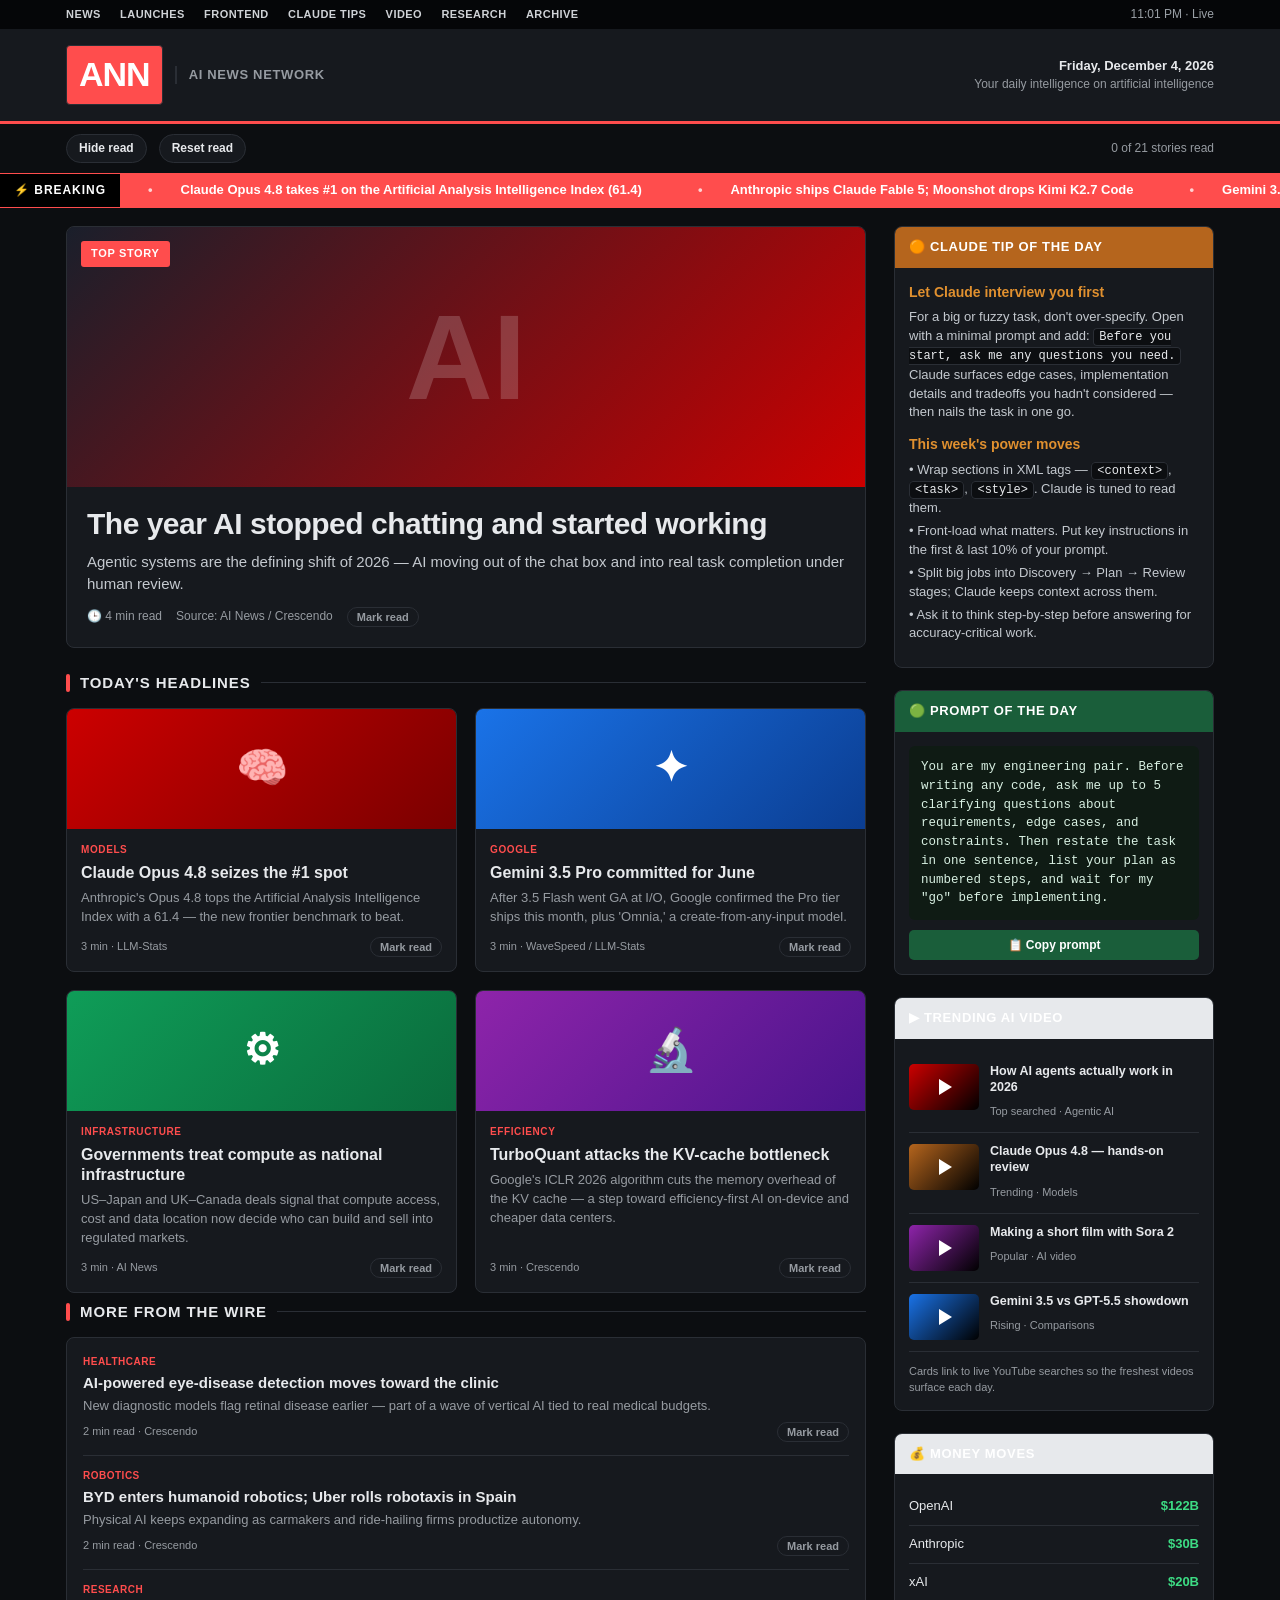
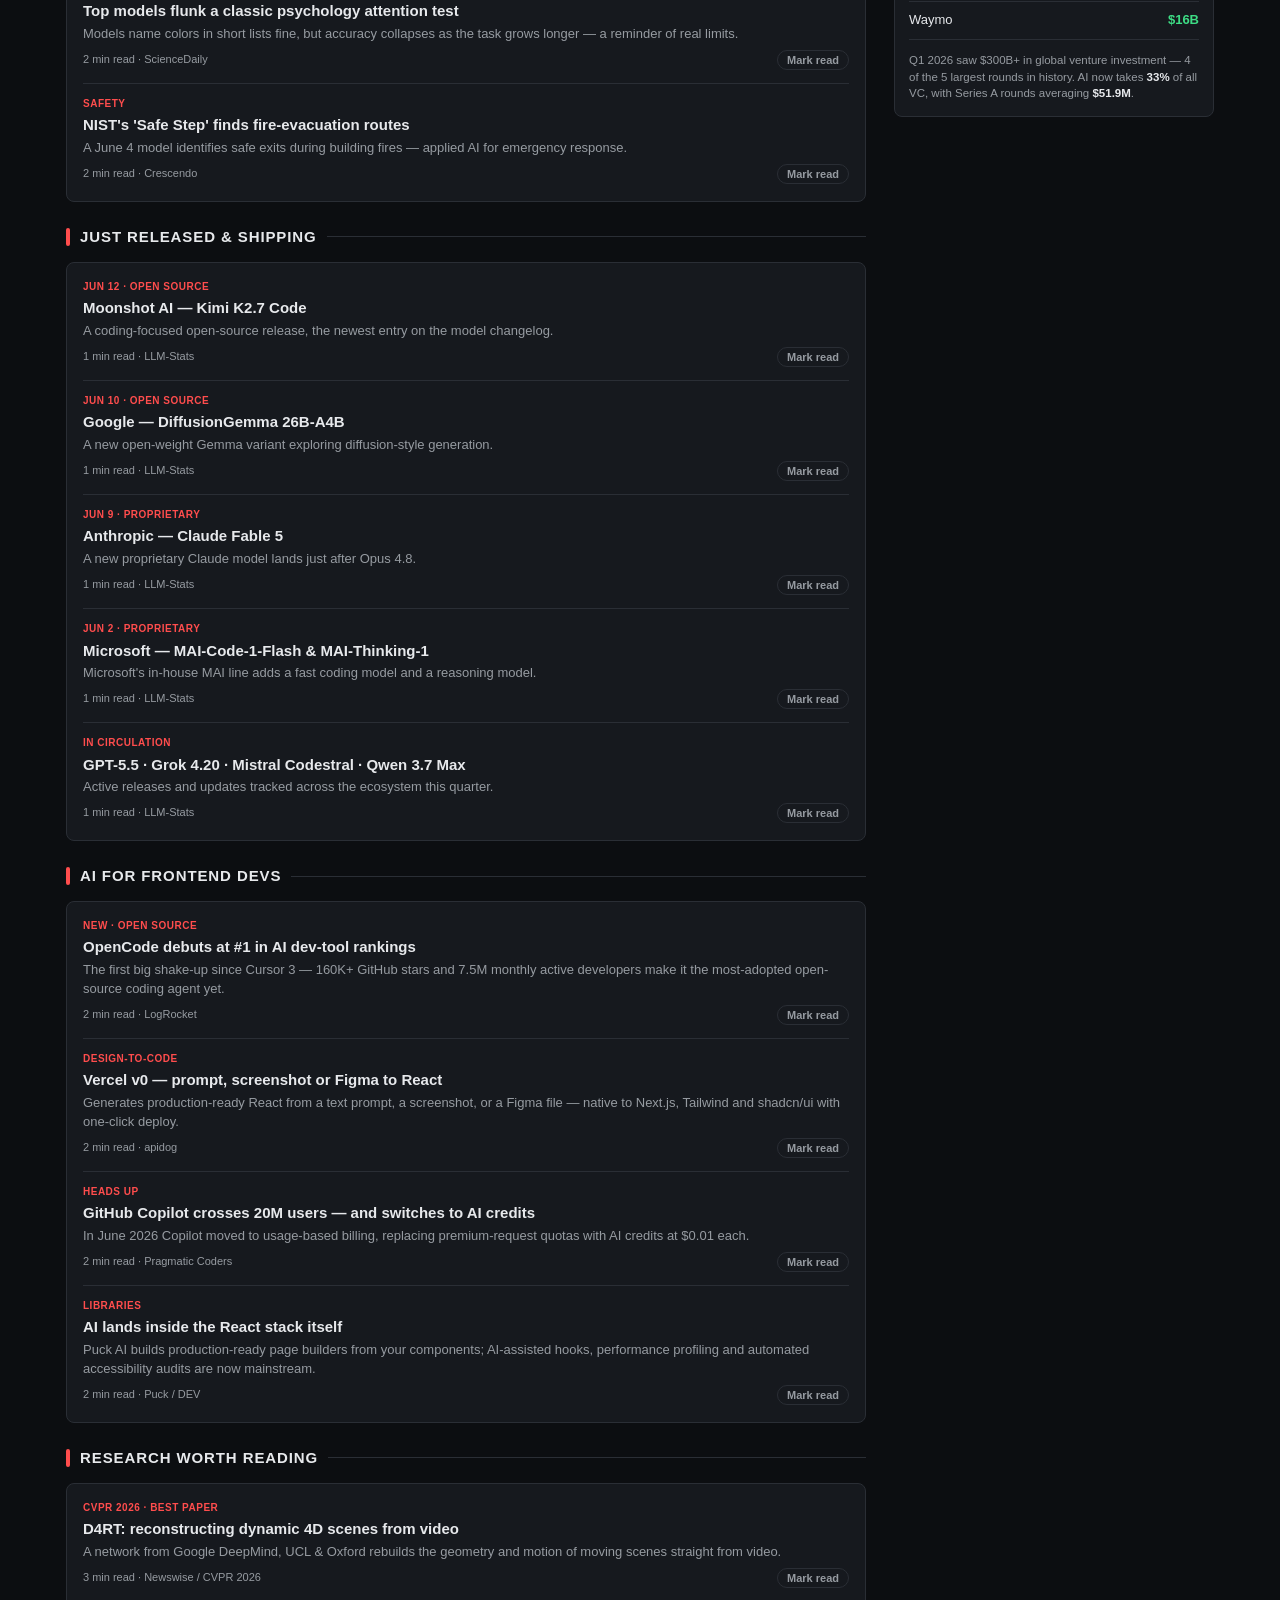
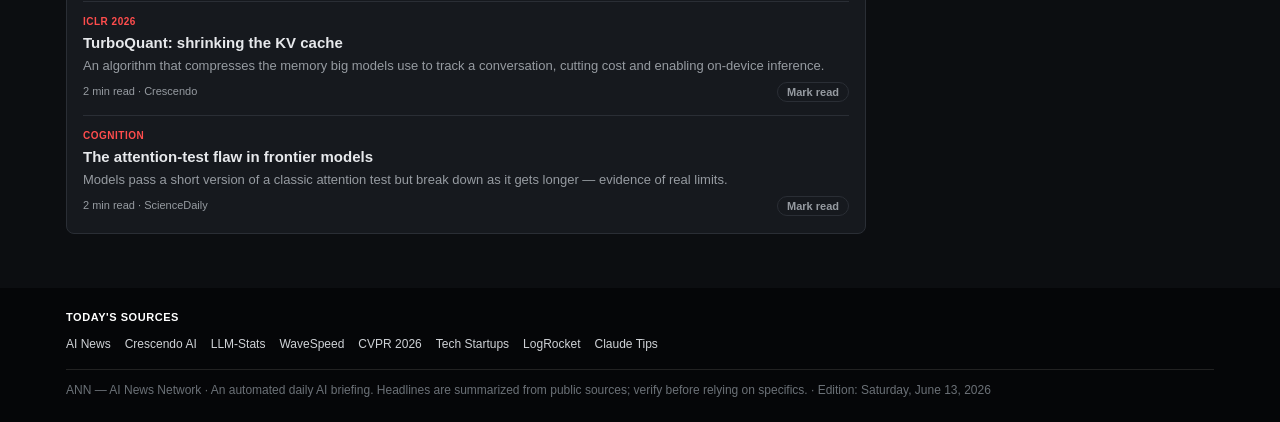
<file: index.html>
<!DOCTYPE html>
<html lang="en">
<head>
<meta charset="UTF-8">
<meta name="viewport" content="width=device-width, initial-scale=1.0">
<title>ANN — AI News Network</title>
<link rel="stylesheet" href="style.css">
</head>
<body>

  <div class="topbar">
    <div class="wrap">
      <div class="nav">
        <a href="#news">News</a>
        <a href="#launches">Launches</a>
        <a href="#frontend">Frontend</a>
        <a href="#claude">Claude Tips</a>
        <a href="#videos">Video</a>
        <a href="#papers">Research</a>
        <a href="archive.html">Archive</a>
      </div>
      <div class="clock" id="clock">—</div>
    </div>
  </div>

  <header class="masthead">
    <div class="wrap">
      <div class="logo">
        <span class="mark">ANN</span>
        <span class="tag">AI&nbsp;News&nbsp;Network</span>
      </div>
      <div class="date">
        <strong id="today">—</strong>
        Your daily intelligence on artificial intelligence
      </div>
    </div>
  </header>

  <div class="readbar">
    <span class="pill" id="toggleRead">Hide read</span>
    <span class="pill" id="clearRead">Reset read</span>
    <span class="count" id="readCount"></span>
  </div>

  <div class="ticker">
    <div class="label">⚡ Breaking</div>
    <div class="track"><div class="move" id="ticker"></div></div>
  </div>

  <div class="container">
    <main>
      <section id="news"></section>

      <div class="section-head"><span class="bar"></span><h2>Today's Headlines</h2><span class="rule"></span></div>
      <div class="grid" id="headlines"></div>

      <div class="section-head"><span class="bar"></span><h2>More from the wire</h2><span class="rule"></span></div>
      <div class="full-news" id="wire"></div>

      <div id="launches" class="section-head"><span class="bar"></span><h2>Just Released &amp; Shipping</h2><span class="rule"></span></div>
      <div class="full-news" id="launchlist"></div>

      <div id="frontend" class="section-head"><span class="bar"></span><h2>AI for Frontend Devs</h2><span class="rule"></span></div>
      <div class="full-news" id="felist"></div>

      <div id="papers" class="section-head"><span class="bar"></span><h2>Research Worth Reading</h2><span class="rule"></span></div>
      <div class="full-news" id="paperlist"></div>
    </main>

    <aside class="side">
      <div id="claude" class="panel claude">
        <div class="ph">🟠 Claude Tip of the Day</div>
        <div class="pb tip" id="claudeTip"></div>
      </div>

      <div class="panel prompt">
        <div class="ph">🟢 Prompt of the Day</div>
        <div class="pb">
          <div class="promptbox" id="promptText"></div>
          <button class="copybtn" onclick="copyPrompt()">📋 Copy prompt</button>
        </div>
      </div>

      <div id="videos" class="panel">
        <div class="ph">▶ Trending AI Video</div>
        <div class="pb" id="videoList"></div>
      </div>

      <div class="panel">
        <div class="ph">💰 Money Moves</div>
        <div class="pb" id="funding"></div>
      </div>
    </aside>
  </div>

  <footer>
    <div class="wrap">
      <div class="sources">
        <strong>Today's Sources</strong>
        <div id="sourceLinks"></div>
      </div>
      <div class="fine">
        ANN — AI News Network · An automated daily AI briefing. Headlines are summarized from public sources; verify before relying on specifics.
        <span id="genstamp"></span>
      </div>
    </div>
  </footer>

  <!-- Pure frontend: today's edition is loaded straight from this static file. -->
  <script src="news-data.js"></script>
  <script>
  var D = window.ANN_DATA;
  var READ_KEY = "ann_read_v1";
  var read = JSON.parse(localStorage.getItem(READ_KEY) || "{}");
  var hideRead = false;

  function isRead(id){ return !!read[id]; }
  function saveRead(){ localStorage.setItem(READ_KEY, JSON.stringify(read)); }
  function esc(s){ return (s||"").replace(/&/g,"&amp;").replace(/</g,"&lt;").replace(/>/g,"&gt;"); }
  function readClass(id){ return isRead(id) ? " is-read" : ""; }
  function allItems(){ return [D.hero].concat(D.headlines, D.wire, D.launches, D.frontend, D.papers); }

  function markBtn(id){
    return '<button class="mark" onclick="toggleRead(event,\''+id+'\')">'+(isRead(id)?'✓ Read':'Mark read')+'</button>';
  }
  function go(id){ window.location.href = "article.html?id=" + encodeURIComponent(id); }

  function renderList(items){
    return items.map(function(a){
      return '<div class="li'+readClass(a.id)+'" data-id="'+a.id+'" onclick="go(\''+a.id+'\')">'+
        '<div class="k">'+esc(a.kicker)+'</div>'+
        '<h5>'+esc(a.title)+'</h5>'+
        '<p>'+esc(a.summary)+'</p>'+
        '<div class="row"><span class="meta">'+a.readMins+' min read · '+esc(a.sourceName)+'</span>'+markBtn(a.id)+'</div>'+
      '</div>';
    }).join("");
  }

  // ticker
  var tline = D.ticker.map(function(t){return "<span>"+esc(t)+"</span>";}).join("");
  document.getElementById("ticker").innerHTML = tline + tline;

  // hero
  (function(){
    var h = D.hero;
    document.getElementById("news").innerHTML =
      '<div class="hero'+readClass(h.id)+'" data-id="'+h.id+'" onclick="go(\''+h.id+'\')">'+
        '<div class="img" style="background:'+h.color+'">'+
          '<div class="kicker">'+esc(h.kicker)+'</div>'+
          '<div class="glyph">'+esc(h.glyph)+'</div>'+
        '</div>'+
        '<div class="body">'+
          '<h1>'+esc(h.title)+'</h1>'+
          '<p>'+esc(h.dek)+'</p>'+
          '<div class="meta">'+
            '<span>🕒 '+h.readMins+' min read</span>'+
            '<span>Source: '+esc(h.sourceName)+'</span>'+
            markBtn(h.id)+
          '</div>'+
        '</div>'+
      '</div>';
  })();

  // headline cards
  document.getElementById("headlines").innerHTML = D.headlines.map(function(a){
    return '<article class="card'+readClass(a.id)+'" data-id="'+a.id+'" onclick="go(\''+a.id+'\')">'+
      '<div class="thumb" style="background:'+a.color+'">'+esc(a.glyph)+'</div>'+
      '<div class="c">'+
        '<div class="kick">'+esc(a.kicker)+'</div>'+
        '<h3>'+esc(a.title)+'</h3>'+
        '<p>'+esc(a.summary)+'</p>'+
        '<div class="src"><span>'+a.readMins+' min · '+esc(a.sourceName)+'</span>'+markBtn(a.id)+'</div>'+
      '</div></article>';
  }).join("");

  document.getElementById("wire").innerHTML = renderList(D.wire);
  document.getElementById("launchlist").innerHTML = renderList(D.launches);
  document.getElementById("felist").innerHTML = renderList(D.frontend);
  document.getElementById("paperlist").innerHTML = renderList(D.papers);

  // sidebar
  document.getElementById("claudeTip").innerHTML = "<h4>"+esc(D.claudeTip.title)+"</h4>"+D.claudeTip.html;
  document.getElementById("promptText").textContent = D.promptOfDay;
  document.getElementById("videoList").innerHTML = D.videos.map(function(v){
    return '<a class="yt" href="'+v.url+'" target="_blank">'+
      '<div class="play" style="background:'+v.color+'"></div>'+
      '<div class="yc"><h5>'+esc(v.title)+'</h5><span>'+esc(v.tag)+'</span></div></a>';
  }).join("") + '<p style="font-size:11px;color:#6b7177;margin-top:12px">Cards link to live YouTube searches so the freshest videos surface each day.</p>';
  document.getElementById("funding").innerHTML =
    D.funding.rows.map(function(r){return '<div class="fund"><span>'+esc(r.name)+'</span><span class="amt">'+esc(r.amt)+'</span></div>';}).join("")+
    '<p style="font-size:11.5px;color:#5b6066;margin-top:12px">'+D.funding.note+'</p>';
  document.getElementById("sourceLinks").innerHTML = D.sources.map(function(s){
    return '<a href="'+s.url+'" target="_blank">'+esc(s.name)+'</a>';
  }).join("");
  document.getElementById("genstamp").textContent = " · Edition: " + (D.builtFor || "");

  // read toggle
  function toggleRead(ev, id){
    ev.stopPropagation();
    read[id] = !read[id];
    if(!read[id]) delete read[id];
    saveRead();
    applyRead();
  }
  function applyRead(){
    allItems().forEach(function(a){
      var el = document.querySelector('[data-id="'+a.id+'"]');
      if(!el) return;
      el.classList.toggle("is-read", isRead(a.id));
      var btn = el.querySelector(".mark");
      if(btn) btn.textContent = isRead(a.id) ? "✓ Read" : "Mark read";
      el.style.display = (hideRead && isRead(a.id)) ? "none" : "";
    });
    var total = allItems().length;
    var done = allItems().filter(function(a){return isRead(a.id);}).length;
    document.getElementById("readCount").textContent = done + " of " + total + " stories read";
  }
  document.getElementById("toggleRead").onclick = function(){
    hideRead = !hideRead;
    this.textContent = hideRead ? "Show all" : "Hide read";
    applyRead();
  };
  document.getElementById("clearRead").onclick = function(){
    read = {}; saveRead(); hideRead = false;
    document.getElementById("toggleRead").textContent = "Hide read";
    applyRead();
  };
  applyRead();

  function copyPrompt(){
    navigator.clipboard.writeText(D.promptOfDay).then(function(){
      var b=document.querySelector(".copybtn"); var o=b.textContent;
      b.textContent="✓ Copied!"; setTimeout(function(){b.textContent=o;},1600);
    });
  }

  function tick(){
    var n=new Date();
    var days=["Sunday","Monday","Tuesday","Wednesday","Thursday","Friday","Saturday"];
    var months=["January","February","March","April","May","June","July","August","September","October","November","December"];
    document.getElementById("today").textContent = days[n.getDay()]+", "+months[n.getMonth()]+" "+n.getDate()+", "+n.getFullYear();
    document.getElementById("clock").textContent = n.toLocaleTimeString([], {hour:'2-digit',minute:'2-digit'})+" · Live";
  }
  tick(); setInterval(tick,30000);
  </script>
</body>
</html>
</file>
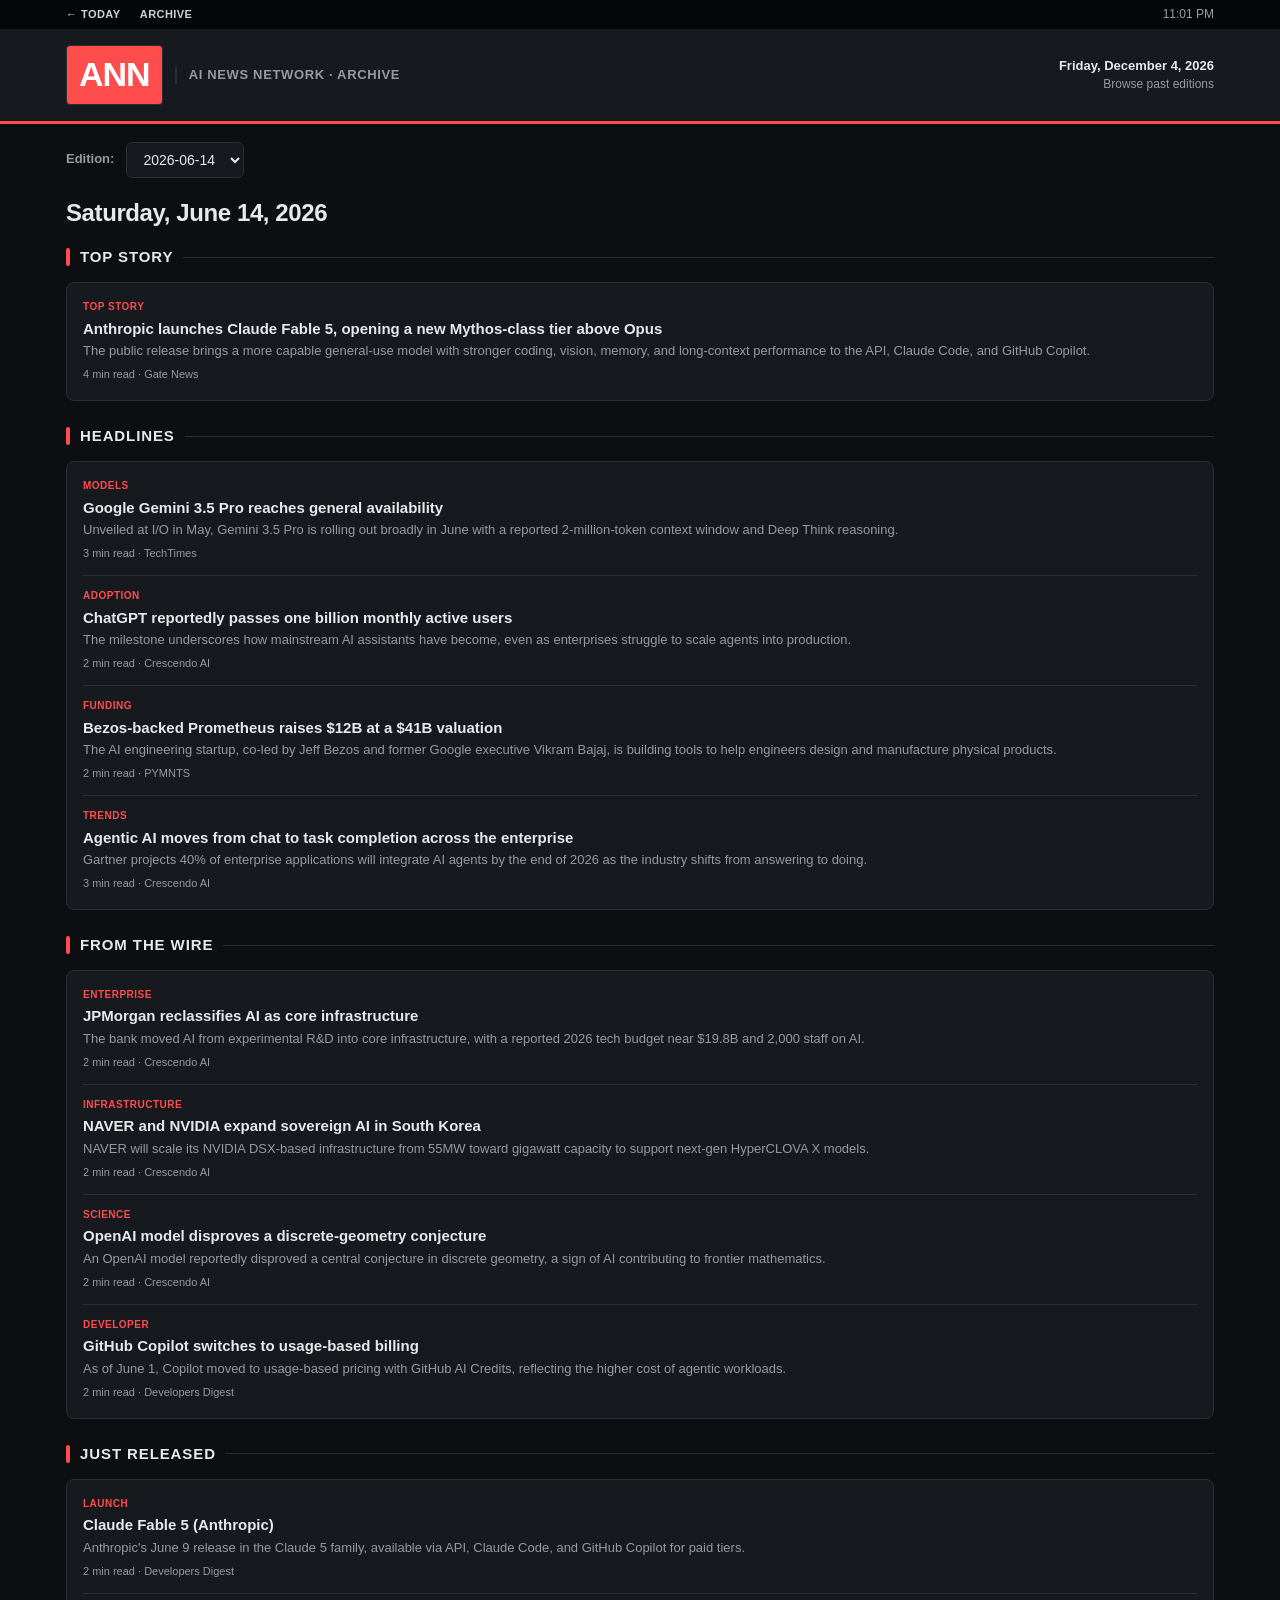
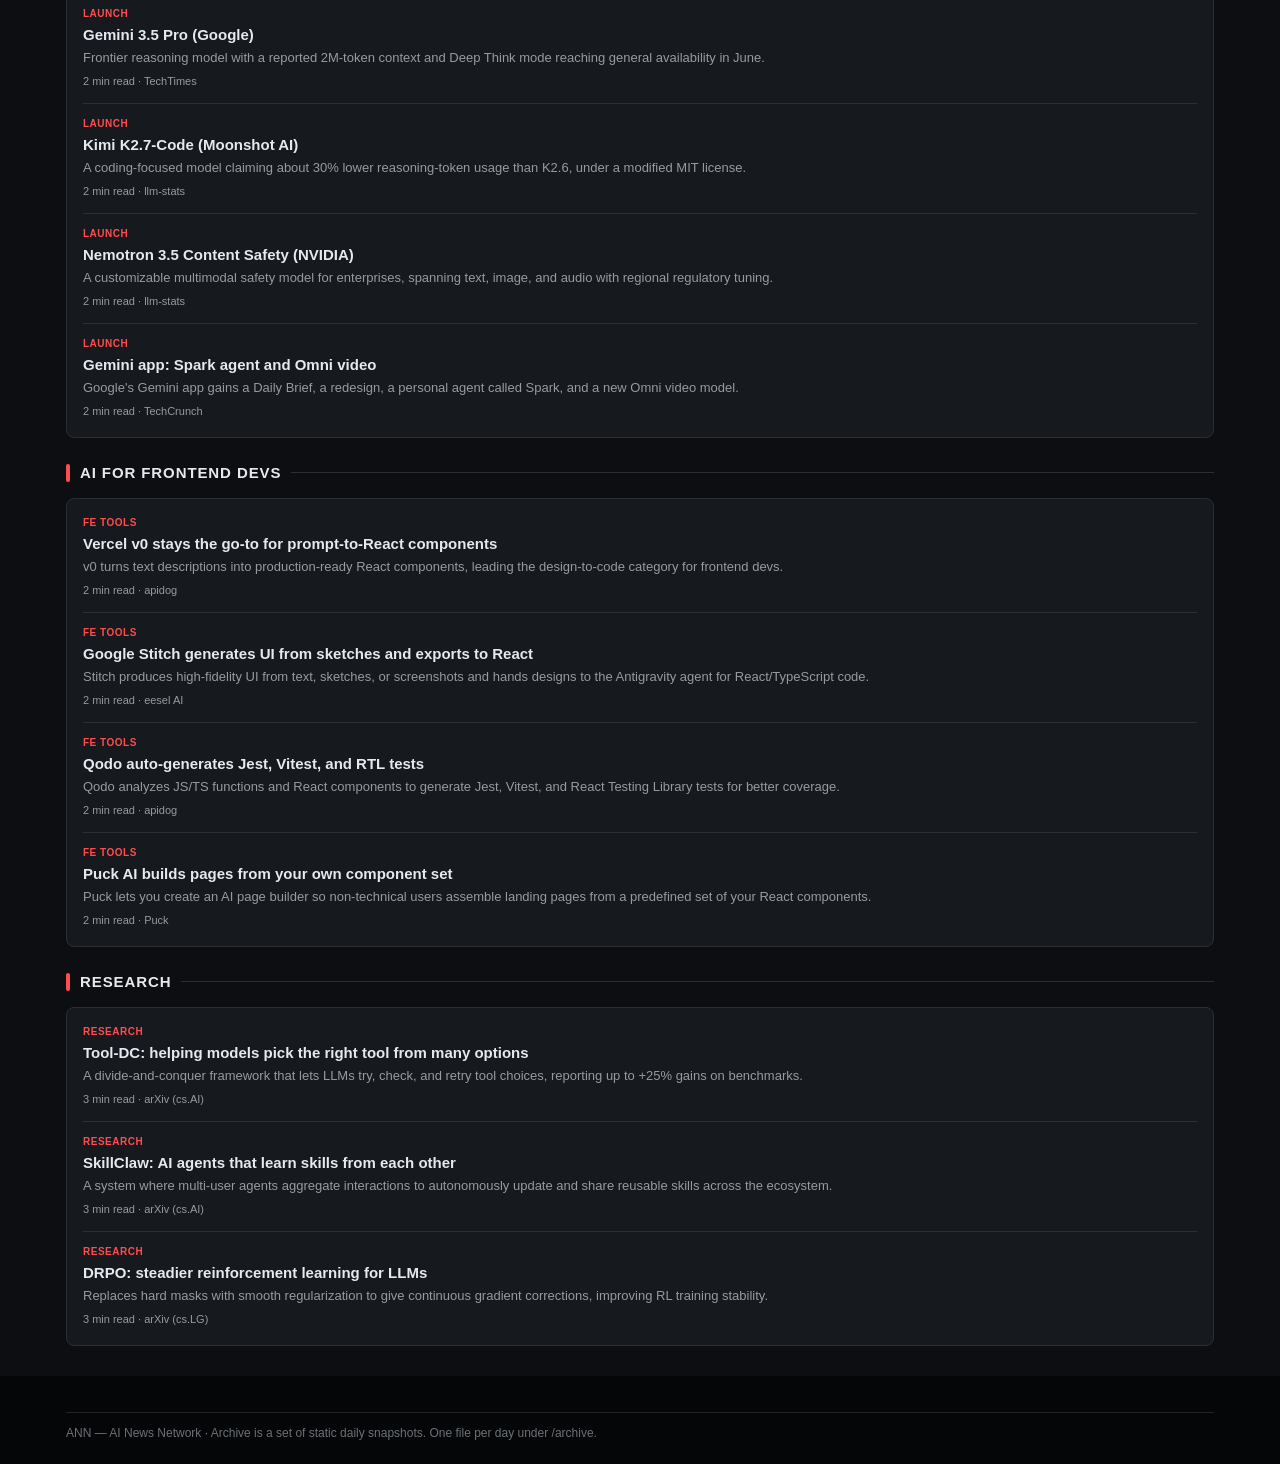
<file: archive.html>
<!DOCTYPE html>
<html lang="en">
<head>
<meta charset="UTF-8">
<meta name="viewport" content="width=device-width, initial-scale=1.0">
<title>ANN — Archive</title>
<link rel="stylesheet" href="style.css">
<style>
  .arcbar{max-width:1180px;margin:18px auto 0;padding:0 16px;display:flex;gap:12px;align-items:center;flex-wrap:wrap}
  .arcbar select{background:var(--ann-bg);color:var(--ann-ink);border:1px solid var(--ann-line);border-radius:6px;padding:8px 12px;font-size:14px}
  .arcbar label{font-size:13px;color:var(--ann-grey);font-weight:600}
  .arcwrap{max-width:1180px;margin:18px auto;padding:0 16px}
  .arcwrap .ed-hero{font-size:24px;font-weight:800;letter-spacing:-.4px;margin:4px 0 16px}
</style>
</head>
<body>

  <div class="topbar">
    <div class="wrap">
      <div class="nav">
        <a href="index.html">← Today</a>
        <a href="archive.html">Archive</a>
      </div>
      <div class="clock" id="clock">—</div>
    </div>
  </div>

  <header class="masthead">
    <div class="wrap">
      <a class="logo" href="index.html">
        <span class="mark">ANN</span>
        <span class="tag">AI&nbsp;News&nbsp;Network · Archive</span>
      </a>
      <div class="date">
        <strong id="today">—</strong>
        Browse past editions
      </div>
    </div>
  </header>

  <div class="arcbar">
    <label for="dates">Edition:</label>
    <select id="dates"><option>Loading…</option></select>
  </div>

  <div class="arcwrap" id="out">
    <p style="color:var(--ann-grey);padding:8px 0">Loading archive…</p>
  </div>

  <footer>
    <div class="wrap">
      <div class="fine">ANN — AI News Network · Archive is a set of static daily snapshots. One file per day under /archive.</div>
    </div>
  </footer>

  <!-- static list of available editions -->
  <script src="archive/manifest.js"></script>
  <script>
  function esc(s){ return (s||"").replace(/&/g,"&amp;").replace(/</g,"&lt;").replace(/>/g,"&gt;"); }
  var sel = document.getElementById("dates");
  var out = document.getElementById("out");
  var preselect = new URLSearchParams(location.search).get("date");
  window.ANN_EDITIONS = window.ANN_EDITIONS || {};

  function loadScript(src){
    return new Promise(function(res, rej){
      var s=document.createElement("script");
      s.src=src; s.onload=res; s.onerror=function(){ rej(new Error("load "+src)); };
      document.head.appendChild(s);
    });
  }

  function listRow(a, date){
    return '<div class="li" onclick="location.href=\'article.html?id='+encodeURIComponent(a.id)+'&date='+encodeURIComponent(date)+'\'" style="cursor:pointer">'+
      '<div class="k">'+esc(a.kicker)+'</div>'+
      '<h5>'+esc(a.title)+'</h5>'+
      '<p>'+esc(a.summary || a.dek || "")+'</p>'+
      '<div class="row"><span class="meta">'+(a.readMins||1)+' min read · '+esc(a.sourceName||"")+'</span></div>'+
    '</div>';
  }

  function renderEdition(date, D){
    var sections = [
      ["Top Story", [D.hero]],
      ["Headlines", D.headlines],
      ["From the wire", D.wire],
      ["Just Released", D.launches],
      ["AI for Frontend Devs", D.frontend],
      ["Research", D.papers]
    ];
    var html = '<div class="ed-hero">'+esc(D.builtFor || date)+'</div>';
    sections.forEach(function(s){
      if(!s[1] || !s[1].length) return;
      html += '<div class="section-head"><span class="bar"></span><h2>'+esc(s[0])+'</h2><span class="rule"></span></div>';
      html += '<div class="full-news">'+ s[1].map(function(a){return listRow(a, date);}).join("") +'</div>';
    });
    out.innerHTML = html;
  }

  function loadEdition(date){
    if(window.ANN_EDITIONS[date]){ renderEdition(date, window.ANN_EDITIONS[date]); return; }
    out.innerHTML = '<p style="color:var(--ann-grey);padding:8px 0">Loading '+esc(date)+'…</p>';
    loadScript("archive/" + date + ".js").then(function(){
      if(window.ANN_EDITIONS[date]) renderEdition(date, window.ANN_EDITIONS[date]);
      else out.innerHTML = '<p style="color:var(--ann-grey)">That edition file is missing its data.</p>';
    }).catch(function(){
      out.innerHTML = '<p style="color:var(--ann-grey)">Could not load that edition file.</p>';
    });
  }

  (function init(){
    var dates = window.ANN_ARCHIVE || [];
    if(!dates.length){
      sel.innerHTML = '<option>No editions yet</option>';
      out.innerHTML = '<p style="color:var(--ann-grey)">No archived editions yet. Each morning the task saves that day\'s edition here.</p>';
      return;
    }
    sel.innerHTML = dates.map(function(d){return '<option value="'+d+'">'+d+'</option>';}).join("");
    var start = (preselect && dates.indexOf(preselect)>=0) ? preselect : dates[0];
    sel.value = start;
    loadEdition(start);
    sel.onchange = function(){ loadEdition(sel.value); };
  })();

  function tick(){
    var n=new Date();
    var days=["Sunday","Monday","Tuesday","Wednesday","Thursday","Friday","Saturday"];
    var months=["January","February","March","April","May","June","July","August","September","October","November","December"];
    document.getElementById("today").textContent = days[n.getDay()]+", "+months[n.getMonth()]+" "+n.getDate()+", "+n.getFullYear();
    document.getElementById("clock").textContent = n.toLocaleTimeString([], {hour:'2-digit',minute:'2-digit'});
  }
  tick();
  </script>
</body>
</html>
</file>
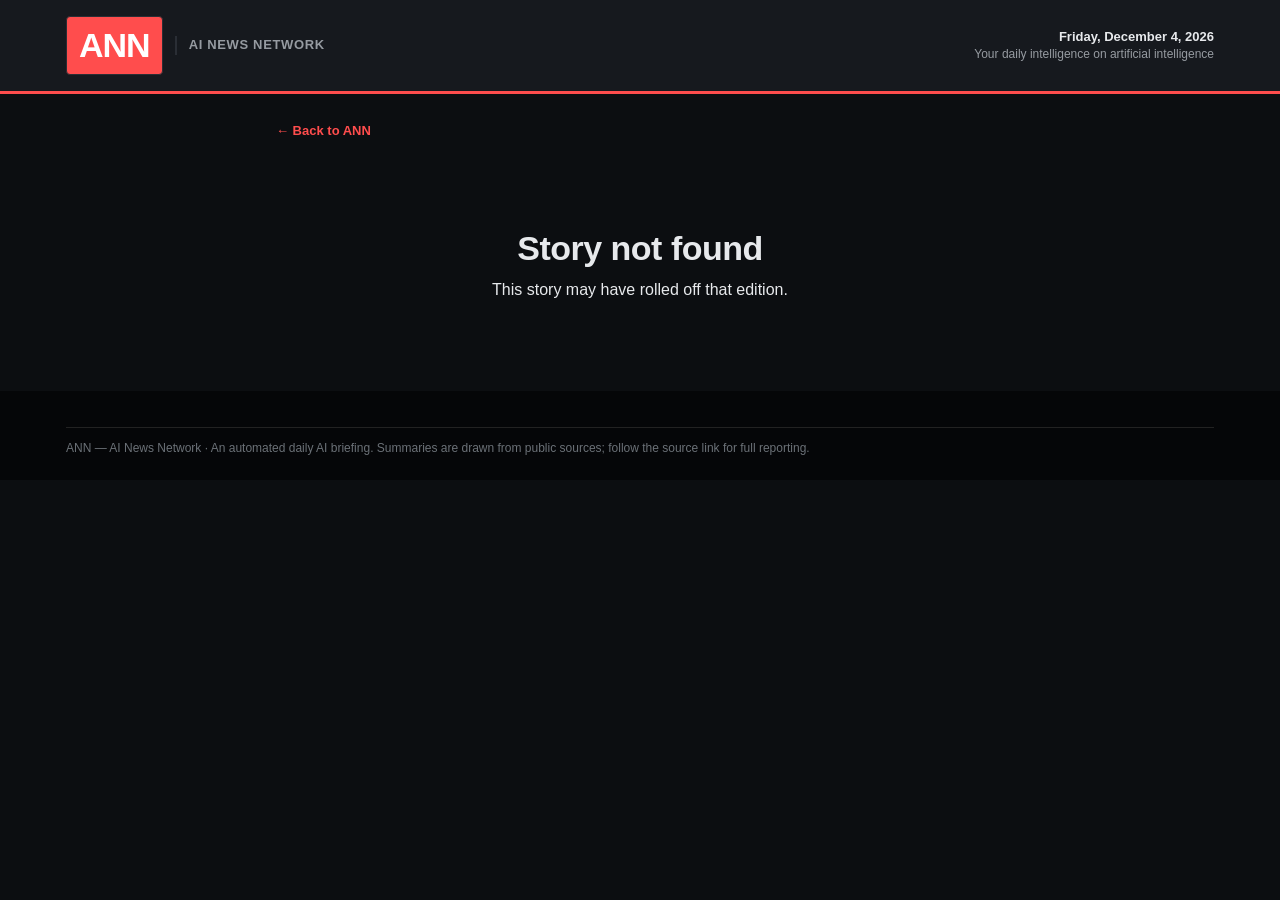
<file: article.html>
<!DOCTYPE html>
<html lang="en">
<head>
<meta charset="UTF-8">
<meta name="viewport" content="width=device-width, initial-scale=1.0">
<title>ANN — Story</title>
<link rel="stylesheet" href="style.css">
</head>
<body>

  <header class="masthead">
    <div class="wrap">
      <a class="logo" href="index.html">
        <span class="mark">ANN</span>
        <span class="tag">AI&nbsp;News&nbsp;Network</span>
      </a>
      <div class="date">
        <strong id="today">—</strong>
        Your daily intelligence on artificial intelligence
      </div>
    </div>
  </header>

  <article class="article" id="article">
    <p class="notfound">Loading…</p>
  </article>

  <footer>
    <div class="wrap">
      <div class="fine">
        ANN — AI News Network · An automated daily AI briefing. Summaries are drawn from public sources; follow the source link for full reporting.
      </div>
    </div>
  </footer>

  <!-- today's edition (static) -->
  <script src="news-data.js"></script>
  <script>
  var READ_KEY = "ann_read_v1";
  var read = JSON.parse(localStorage.getItem(READ_KEY) || "{}");
  function esc(s){ return (s||"").replace(/&/g,"&amp;").replace(/</g,"&lt;").replace(/>/g,"&gt;"); }

  var params = new URLSearchParams(window.location.search);
  var id = params.get("id");
  var date = params.get("date"); // optional: load story from an archived edition

  function findById(D, wantId){
    var groups = [[D.hero], D.headlines, D.wire, D.launches, D.frontend, D.papers];
    for(var g=0; g<groups.length; g++){
      for(var i=0; i<groups[g].length; i++){
        if(groups[g][i].id === wantId) return groups[g][i];
      }
    }
    return null;
  }

  function loadScript(src){
    return new Promise(function(res, rej){
      var s=document.createElement("script");
      s.src=src; s.onload=res; s.onerror=function(){ rej(new Error("load "+src)); };
      document.head.appendChild(s);
    });
  }

  // Resolve the edition object: archived date -> archive/<date>.js, else today's ANN_DATA
  function getEdition(){
    if(date){
      if(window.ANN_EDITIONS && window.ANN_EDITIONS[date]) return Promise.resolve(window.ANN_EDITIONS[date]);
      return loadScript("archive/" + date + ".js").then(function(){
        return (window.ANN_EDITIONS && window.ANN_EDITIONS[date]) || null;
      });
    }
    return Promise.resolve(window.ANN_DATA);
  }

  function render(D){
    var a = (D && id) ? findById(D, id) : null;
    if(!a){
      document.getElementById("article").innerHTML =
        '<a class="backlink" href="index.html">← Back to ANN</a>'+
        '<div class="notfound"><h1>Story not found</h1><p>This story may have rolled off that edition.</p></div>';
      return;
    }
    var color = a.color || "linear-gradient(135deg,#1a1f2b,#cc0000)";
    var glyph = a.glyph || "AI";
    var bodyHtml = (a.body || []).map(function(p){return "<p>"+esc(p)+"</p>";}).join("");
    var backHref = date ? ("archive.html?date=" + encodeURIComponent(date)) : "index.html";

    document.getElementById("article").innerHTML =
      '<a class="backlink" href="'+backHref+'">← Back'+(date?' to '+esc(date)+' edition':' to ANN')+'</a>'+
      '<div class="hd"><span class="kicker">'+esc(a.kicker)+'</span>'+
        '<h1>'+esc(a.title)+'</h1>'+
        '<div class="byline"><span>🕒 '+a.readMins+' min read</span><span>Source: '+esc(a.sourceName)+'</span>'+
          (date?'<span>Edition: '+esc(date)+'</span>':'')+'</div>'+
      '</div>'+
      '<div class="banner" style="background:'+color+'"><div class="glyph">'+esc(glyph)+'</div></div>'+
      (a.dek ? '<p class="dek">'+esc(a.dek)+'</p>' : '')+
      '<div class="content">'+bodyHtml+'</div>'+
      '<div class="src-box">Reported by <strong>'+esc(a.sourceName)+'</strong>. '+
        'Read the original coverage: <a href="'+a.sourceUrl+'" target="_blank">'+esc(a.sourceUrl)+'</a><br>'+
        '<span style="color:#969ba1">This summary is auto-generated for ANN; verify specifics against the source.</span></div>'+
      '<div class="markbig"><button class="mark" id="markBtn">'+(read[id]?'✓ Marked read':'Mark as read')+'</button></div>';

    var btn = document.getElementById("markBtn");
    btn.onclick = function(){
      read[id] = !read[id];
      if(!read[id]) delete read[id];
      localStorage.setItem(READ_KEY, JSON.stringify(read));
      btn.textContent = read[id] ? "✓ Marked read" : "Mark as read";
    };
    // auto-mark read on open (only for today's live edition)
    if(!date && !read[id]){
      read[id] = true;
      localStorage.setItem(READ_KEY, JSON.stringify(read));
      btn.textContent = "✓ Marked read";
    }
  }

  getEdition().then(render).catch(function(){
    document.getElementById("article").innerHTML =
      '<a class="backlink" href="index.html">← Back to ANN</a>'+
      '<div class="notfound"><h1>Couldn\'t load this story</h1><p>That edition file was not found.</p></div>';
  });

  var n=new Date();
  var days=["Sunday","Monday","Tuesday","Wednesday","Thursday","Friday","Saturday"];
  var months=["January","February","March","April","May","June","July","August","September","October","November","December"];
  document.getElementById("today").textContent = days[n.getDay()]+", "+months[n.getMonth()]+" "+n.getDate()+", "+n.getFullYear();
  </script>
</body>
</html>
</file>
<file: style.css>
:root{
  --ann-red:#ff4d4d;       /* brighter red reads better on dark */
  --ann-dark:#050608;      /* top bar / footer — darkest */
  --ann-ink:#e7e9ec;       /* primary text */
  --ann-grey:#969ba1;      /* secondary text */
  --ann-line:#2a2e35;      /* borders / dividers */
  --ann-bg:#16191e;        /* cards & surfaces */
  --ann-soft:#0c0e11;      /* page background */
  --ann-body:#c4c9cf;      /* long-form body text */
}
*{box-sizing:border-box;margin:0;padding:0}
body{
  font-family:-apple-system,BlinkMacSystemFont,"Segoe UI",Helvetica,Arial,sans-serif;
  color:var(--ann-ink);background:var(--ann-soft);line-height:1.45;
}
a{color:inherit;text-decoration:none}
img{max-width:100%;display:block}

/* ---------- Top bar ---------- */
.topbar{background:var(--ann-dark);color:#fff;font-size:12px}
.topbar .wrap{max-width:1180px;margin:0 auto;display:flex;justify-content:space-between;align-items:center;padding:6px 16px}
.topbar .nav a{margin-right:16px;color:#cfd2d6;letter-spacing:.04em;text-transform:uppercase;font-weight:600;font-size:11px}
.topbar .nav a:hover{color:#fff}
.topbar .clock{color:#9aa0a6}

/* ---------- Masthead ---------- */
.masthead{background:var(--ann-bg);border-bottom:3px solid var(--ann-red)}
.masthead .wrap{max-width:1180px;margin:0 auto;display:flex;align-items:center;gap:18px;padding:16px}
.logo{display:flex;align-items:center}
.logo .mark{background:var(--ann-red);color:#fff;font-weight:800;font-size:34px;letter-spacing:-1px;padding:4px 12px;border-radius:4px}
.logo .tag{font-size:13px;color:var(--ann-grey);font-weight:600;margin-left:12px;border-left:2px solid var(--ann-line);padding-left:12px;text-transform:uppercase;letter-spacing:.05em}
.masthead .date{margin-left:auto;text-align:right;font-size:12px;color:var(--ann-grey)}
.masthead .date strong{display:block;color:var(--ann-ink);font-size:13px}

/* ---------- Read controls ---------- */
.readbar{max-width:1180px;margin:10px auto 0;padding:0 16px;display:flex;align-items:center;gap:12px;font-size:12px;color:var(--ann-grey)}
.readbar .pill{background:var(--ann-bg);border:1px solid var(--ann-line);border-radius:20px;padding:5px 12px;cursor:pointer;font-weight:600;color:var(--ann-ink)}
.readbar .pill:hover{border-color:var(--ann-red);color:var(--ann-red)}
.readbar .count{margin-left:auto}

/* ---------- Breaking ticker ---------- */
.ticker{background:var(--ann-red);color:#fff;display:flex;align-items:center;overflow:hidden;margin-top:10px}
.ticker .label{background:#000;font-weight:800;font-size:12px;letter-spacing:.08em;padding:8px 14px;text-transform:uppercase;white-space:nowrap;flex-shrink:0}
.ticker .track{white-space:nowrap;overflow:hidden;flex:1}
.ticker .move{display:inline-block;padding:8px 0;animation:scroll 40s linear infinite;font-size:13px;font-weight:600}
.ticker .move span{margin:0 28px}
.ticker .move span::before{content:"•";color:#ffd2d2;margin-right:28px}
@keyframes scroll{from{transform:translateX(0)}to{transform:translateX(-50%)}}

/* ---------- Layout ---------- */
.container{max-width:1180px;margin:18px auto;padding:0 16px;display:grid;grid-template-columns:1fr 320px;gap:28px}
@media(max-width:900px){.container{grid-template-columns:1fr}}

.section-head{display:flex;align-items:center;gap:10px;margin:6px 0 14px}
.section-head h2{font-size:15px;text-transform:uppercase;letter-spacing:.06em;font-weight:800}
.section-head .bar{width:4px;height:18px;background:var(--ann-red);border-radius:2px}
.section-head .rule{flex:1;height:1px;background:var(--ann-line)}

/* ---------- Hero ---------- */
.hero{background:var(--ann-bg);border:1px solid var(--ann-line);border-radius:8px;overflow:hidden;margin-bottom:24px;cursor:pointer;transition:.15s}
.hero:hover{box-shadow:0 8px 26px rgba(0,0,0,.10)}
.hero .img{height:260px;position:relative;display:flex;align-items:center;justify-content:center}
.hero .img .kicker{position:absolute;top:14px;left:14px;background:var(--ann-red);color:#fff;font-size:11px;font-weight:800;letter-spacing:.06em;text-transform:uppercase;padding:5px 10px;border-radius:3px}
.hero .img .glyph{font-size:120px;opacity:.18;color:#fff;font-weight:800}
.hero .body{padding:20px}
.hero h1{font-size:30px;line-height:1.15;font-weight:800;letter-spacing:-.5px;margin-bottom:10px}
.hero p{color:var(--ann-body);font-size:15px}
.hero .meta{margin-top:12px;font-size:12px;color:var(--ann-grey);display:flex;gap:14px;flex-wrap:wrap;align-items:center}

/* ---------- Story grid ---------- */
.grid{display:grid;grid-template-columns:1fr 1fr;gap:18px;margin-bottom:8px}
@media(max-width:620px){.grid{grid-template-columns:1fr}}
.card{background:var(--ann-bg);border:1px solid var(--ann-line);border-radius:8px;overflow:hidden;transition:.15s;display:flex;flex-direction:column;cursor:pointer}
.card:hover{box-shadow:0 6px 20px rgba(0,0,0,.08);transform:translateY(-2px)}
.card .thumb{height:120px;display:flex;align-items:center;justify-content:center;font-size:42px;color:#fff;font-weight:800}
.card .c{padding:14px;flex:1;display:flex;flex-direction:column}
.card .kick{font-size:10px;font-weight:800;letter-spacing:.06em;text-transform:uppercase;color:var(--ann-red);margin-bottom:6px}
.card h3{font-size:16px;line-height:1.25;font-weight:700;margin-bottom:6px}
.card p{font-size:13px;color:var(--ann-grey)}
.card .src{margin-top:auto;padding-top:10px;font-size:11px;color:var(--ann-grey);display:flex;justify-content:space-between;align-items:center}

/* list blocks */
.full-news{background:var(--ann-bg);border:1px solid var(--ann-line);border-radius:8px;padding:4px 16px;margin-bottom:24px}
.li{padding:13px 0;border-bottom:1px solid var(--ann-line);cursor:pointer}
.li:last-child{border-bottom:none}
.li:hover h5{color:var(--ann-red)}
.li .k{font-size:10px;font-weight:800;text-transform:uppercase;letter-spacing:.05em;color:var(--ann-red)}
.li h5{font-size:15px;font-weight:700;margin:3px 0;transition:.12s}
.li p{font-size:13px;color:var(--ann-grey)}
.li .row{display:flex;justify-content:space-between;align-items:center;margin-top:6px}
.li .row .meta{font-size:11px;color:var(--ann-grey)}

/* read-time + mark-read */
.rt{font-size:11px;color:var(--ann-grey);white-space:nowrap}
.mark{font-size:11px;font-weight:700;color:var(--ann-grey);border:1px solid var(--ann-line);background:var(--ann-bg);border-radius:14px;padding:3px 9px;cursor:pointer}
.mark:hover{border-color:var(--ann-red);color:var(--ann-red)}
.is-read{opacity:.5}
.is-read .mark{background:#1a5e3a;color:#fff;border-color:#1a5e3a}

/* ---------- Sidebar ---------- */
.side{display:flex;flex-direction:column;gap:22px}
.panel{background:var(--ann-bg);border:1px solid var(--ann-line);border-radius:8px;overflow:hidden}
.panel .ph{background:var(--ann-ink);color:#fff;padding:11px 14px;font-size:13px;font-weight:800;text-transform:uppercase;letter-spacing:.05em}
.panel.claude .ph{background:#b5651d}
.panel.prompt .ph{background:#1a5e3a}
.panel .pb{padding:14px}
.tip{font-size:13px}
.tip h4{font-size:14px;margin-bottom:6px;color:#e0902f}
.tip p{color:var(--ann-body);margin-bottom:10px}
.tip code{background:#0c0e11;border:1px solid var(--ann-line);border-radius:4px;padding:1px 5px;font-size:12px;color:#e7e9ec}
.promptbox{background:#0f1b14;color:#d8f0e2;border-radius:6px;padding:12px;font-size:12.5px;font-family:ui-monospace,Menlo,Consolas,monospace;line-height:1.5;white-space:pre-wrap}
.copybtn{margin-top:10px;background:#1a5e3a;color:#fff;border:none;border-radius:5px;padding:8px 12px;font-size:12px;font-weight:700;cursor:pointer;width:100%}
.copybtn:active{transform:scale(.98)}
.yt{display:flex;gap:11px;padding:11px 0;border-bottom:1px solid var(--ann-line)}
.yt:last-child{border-bottom:none;padding-bottom:0}
.yt .play{flex-shrink:0;width:70px;height:46px;border-radius:5px;display:flex;align-items:center;justify-content:center;position:relative}
.yt .play::after{content:"";border-style:solid;border-width:8px 0 8px 13px;border-color:transparent transparent transparent #fff;margin-left:2px}
.yt .yc h5{font-size:12.5px;font-weight:700;line-height:1.25;margin-bottom:3px}
.yt .yc span{font-size:11px;color:var(--ann-grey)}
.fund{display:flex;justify-content:space-between;align-items:center;padding:9px 0;border-bottom:1px solid var(--ann-line);font-size:13px}
.fund:last-child{border-bottom:none}
.fund .amt{font-weight:800;color:#3ddc84}

/* ---------- Footer ---------- */
footer{background:var(--ann-dark);color:#9aa0a6;margin-top:30px;font-size:12px}
footer .wrap{max-width:1180px;margin:0 auto;padding:22px 16px}
footer .sources strong{color:#fff;display:block;margin-bottom:8px;text-transform:uppercase;letter-spacing:.05em;font-size:11px}
footer .sources a{color:#cfd2d6;display:inline-block;margin:2px 14px 2px 0}
footer .sources a:hover{color:#fff}
footer .fine{margin-top:14px;border-top:1px solid #222;padding-top:12px;color:#6b7177}

/* ---------- Article page ---------- */
.article{max-width:760px;margin:24px auto;padding:0 16px}
.backlink{display:inline-flex;align-items:center;gap:6px;font-size:13px;font-weight:600;color:var(--ann-red);margin-bottom:16px}
.backlink:hover{text-decoration:underline}
.article .hd .kicker{display:inline-block;background:var(--ann-red);color:#fff;font-size:11px;font-weight:800;text-transform:uppercase;letter-spacing:.06em;padding:4px 10px;border-radius:3px}
.article h1{font-size:34px;line-height:1.15;font-weight:800;letter-spacing:-.5px;margin:12px 0 10px}
.article .byline{font-size:12.5px;color:var(--ann-grey);display:flex;gap:14px;flex-wrap:wrap;align-items:center;border-bottom:1px solid var(--ann-line);padding-bottom:16px;margin-bottom:18px}
.article .dek{font-size:17px;color:var(--ann-body);font-weight:500;margin-bottom:18px}
.article .banner{height:220px;border-radius:10px;display:flex;align-items:center;justify-content:center;margin-bottom:22px}
.article .banner .glyph{font-size:96px;color:#fff;opacity:.2;font-weight:800}
.article .content p{font-size:16px;line-height:1.7;color:var(--ann-body);margin-bottom:16px}
.article .src-box{margin-top:24px;background:var(--ann-bg);border:1px solid var(--ann-line);border-radius:8px;padding:16px;font-size:13px}
.article .src-box a{color:var(--ann-red);font-weight:600}
.article .markbig{margin-top:18px}
.article .markbig .mark{font-size:13px;padding:8px 16px}
.notfound{text-align:center;padding:60px 16px}

/* dark-mode legibility overrides for inline-styled JS content */
#funding p, #videoList p, #funding p span{color:var(--ann-grey) !important}
#funding .note strong, #funding p strong{color:var(--ann-ink) !important}
</file>
